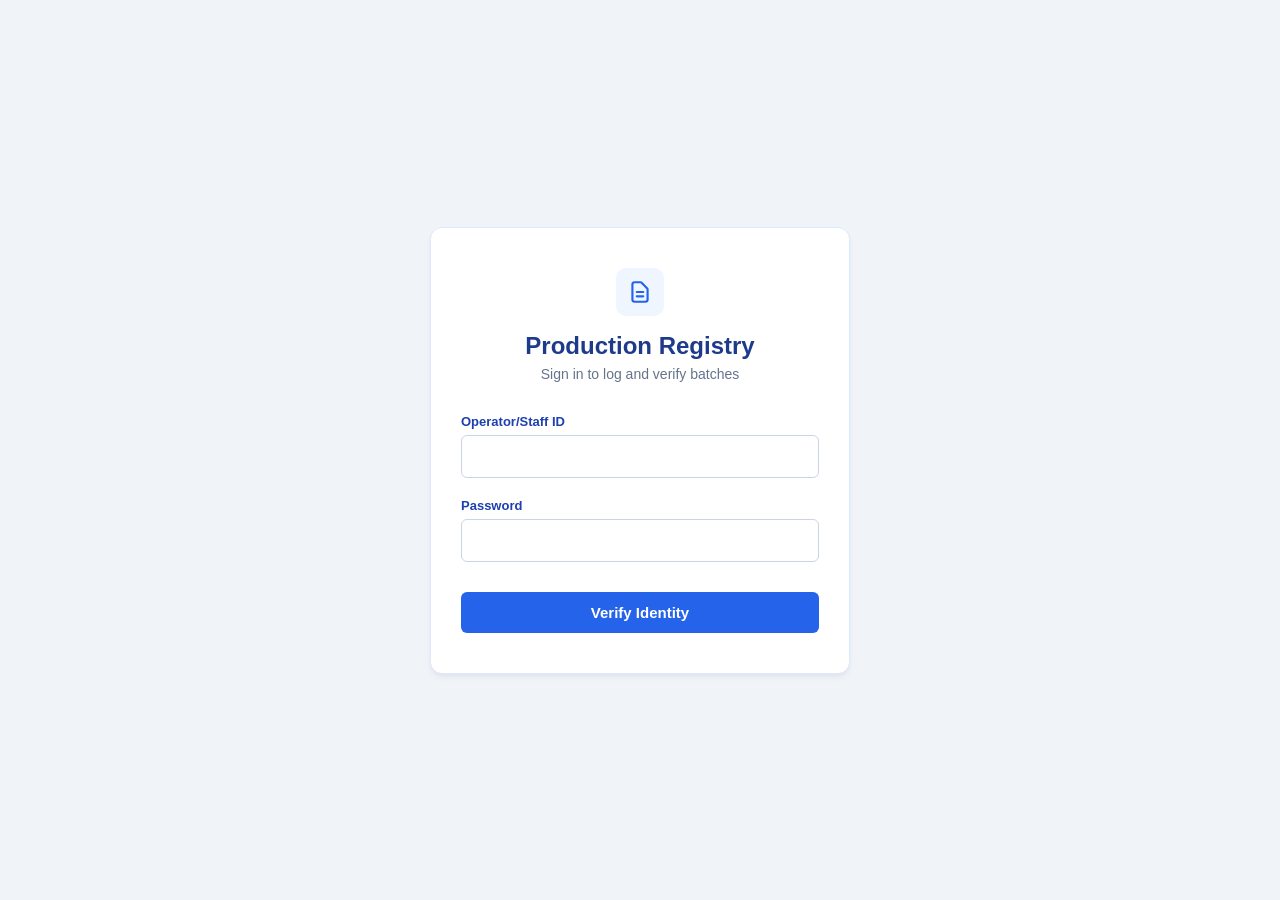
<file: index.html>
<!DOCTYPE html>
<html lang="en">
<head>
    <meta charset="UTF-8">
    <meta name="viewport" content="width=device-width, initial-scale=1.0">
    <title>Yogurt Production Batching System</title>
    <script src="index.js"></script>
    <link rel="stylesheet" href="index.css">
</head>
<body>

    <div id="page-loading" class="loading-overlay">
        <div class="spinner"></div>
        <div id="loading-msg" class="loading-text">Loading...</div>
    </div>

    <div class="production-container">
        <header class="floor-header">
    <div class="logo-area">
        <h1>Yogurt Production Floor</h1>
        <span class="station-tag">Batching Station Terminal</span>
    </div>
    
    <div class="user-profile-zone">
        <div class="user-badge">
            <span class="label">Operator ID:</span>
            <span class="val">ID-0001</span>
        </div>
        
        <button type="button" id="btn-logout" class="btn-logout" title="Sign out of terminal">
            <svg xmlns="http://www.w3.org/2000/svg" fill="none" viewBox="0 0 24 24" stroke-width="2.5" stroke="currentColor" class="logout-icon">
                <path stroke-linecap="round" stroke-linejoin="round" d="M15.75 9V5.25A2.25 2.25 0 0013.5 3h-6a2.25 2.25 0 00-2.25 2.25v13.5A2.25 2.25 0 007.5 21h6a2.25 2.25 0 002.25-2.25V15M12 9l-3 3m0 0l3 3m-3-3h12.75" />
            </svg>
            Sign Out
        </button>
    </div>
</header>

        

        <main class="floor-main">
            <section class="card task-selection-card">
                <h2>Select Current Task</h2>
                <div class="button-group">
                    <button class="btn btn-task active" data-task="RY">
                        <span class="task-code">Raw Yogurt (RY)</span>
                        <span class="task-desc">No requirements</span>
                    </button>
                    <button class="btn btn-task" data-task="YB">
                        <span class="task-code">Yogurt Base (YB)</span>
                        <span class="task-desc">Requires RY</span>
                    </button>
                    <button class="btn btn-task" data-task="FY">
                        <span class="task-code">Finished Yogurt (FY)</span>
                        <span class="task-desc">Requires YB</span>
                    </button>
                </div>
            </section>

            <section class="card validation-card" id="ingredient-validation-section">
                <h2>Ingredient Verification</h2>
                <div class="form-group">
                    <label id="ingredient-label" for="prereq-id">Enter Prerequisite Batch ID</label>
                    <div class="input-action-group">
                        
                        <div class="custom-select-wrapper">
                            <input 
                                type="text" 
                                id="prereq-id" 
                                class="form-control" 
                                placeholder="Type or click arrow to select..." 
                                autocomplete="off"
                            >
                            <span class="dropdown-arrow">&#9662;</span>
                            
                            <div id="custom-dropdown-panel" class="custom-dropdown-panel">
                                </div>
                        </div>
                        
                        <button class="btn btn-secondary" id="btn-verify">Verify Batch</button>
                        
                    </div>
                    <div id="validation-status" class="status-msg"></div>
                </div>
            </section>

            <section class="card action-card">
                <h2>Process & Log Batch</h2>
                
                <div class="batch-preview-box">
                    <span class="preview-title">Generated Batch ID Preview</span>
                    <div class="batch-id-display" id="generated-id-display">RY202605290001</div>
                </div>

                <div class="crosscheck-panel">
                    <h3>Data Crosscheck Summary</h3>
                    <table class="summary-table">
                        <tr>
                            <th>Parameter</th>
                            <th>Value</th>
                        </tr>
                        <tr>
                            <td>Batch Type</td>
                            <td id="summary-type">Raw Yogurt (RY)</td>
                        </tr>
                        <tr>
                            <td>Timestamp</td>
                            <td id="summary-time">2026-05-29 10:50 AM</td>
                        </tr>
                        <tr>
                            <td>Consumed Ingredient</td>
                            <td id="summary-consumed" class="text-muted">None (Primary Step)</td>
                        </tr>
                    </table>
                </div>

                <div class="submit-row">
                    <button class="btn btn-primary btn-block" id="btn-submit">Submit Data</button>
                </div>
            </section>
        </main>
    </div>
    <div id="custom-confirm-modal" class="confirm-modal-overlay">
        <div class="confirm-modal-card">
            <div class="confirm-modal-header">
                <h3>Confirm Production Log</h3>
            </div>
            <div class="confirm-modal-body">
                <p>Are you sure you want to submit this batch step to the permanent registry?</p>
                <div class="confirm-summary-box">
                    <div class="summary-row"><strong>Task Type:</strong> <span id="modal-summary-type">-</span></div>
                    <div class="summary-row"><strong>Batch ID:</strong> <span id="modal-summary-id">-</span></div>
                    <div class="summary-row"><strong>Consuming Input:</strong> <span id="modal-summary-consumed">-</span></div>
                </div>
            </div>
            <div class="confirm-modal-footer">
                <button id="btn-modal-cancel" class="btn-modal btn-modal-secondary">Cancel</button>
                <button id="btn-modal-confirm" class="btn-modal btn-modal-primary">Yes, Submit Entry</button>
            </div>
        </div>
    </div>
    <div id="custom-alert-modal" class="confirm-modal-overlay">
        <div class="confirm-modal-card alert-modal-card">
            <div class="confirm-modal-header">
                <h3 id="alert-modal-title">Notification</h3>
            </div>
            <div class="confirm-modal-body">
                <p id="alert-modal-message">Message text goes here.</p>
            </div>
            <div class="confirm-modal-footer">
                <button id="btn-alert-close" class="btn-modal btn-modal-primary">OK</button>
            </div>
        </div>
    </div>
</body>
</html>
</file>
<file: index.css>
/*

########  ########   #######  ########  ##     ##  ######  ######## ####  #######  ##    ## 
##     ## ##     ## ##     ## ##     ## ##     ## ##    ##    ##     ##  ##     ## ###   ## 
##     ## ##     ## ##     ## ##     ## ##     ## ##          ##     ##  ##     ## ####  ## 
########  ########  ##     ## ##     ## ##     ## ##          ##     ##  ##     ## ## ## ## 
##        ##   ##   ##     ## ##     ## ##     ## ##          ##     ##  ##     ## ##  #### 
##        ##    ##  ##     ## ##     ## ##     ## ##    ##    ##     ##  ##     ## ##   ### 
##        ##     ##  #######  ########   #######   ######     ##    ####  #######  ##    ## 

   ###    ##     ## ########  #######  ##     ##    ###    ######## ####  ######            
  ## ##   ##     ##    ##    ##     ## ###   ###   ## ##      ##     ##  ##    ##           
 ##   ##  ##     ##    ##    ##     ## #### ####  ##   ##     ##     ##  ##                 
##     ## ##     ##    ##    ##     ## ## ### ## ##     ##    ##     ##  ##                 
######### ##     ##    ##    ##     ## ##     ## #########    ##     ##  ##                 
##     ## ##     ##    ##    ##     ## ##     ## ##     ##    ##     ##  ##    ##           
##     ##  #######     ##     #######  ##     ## ##     ##    ##    ####  ######  

##        #######   ######    ######   #### ##    ##  ######                                
##       ##     ## ##    ##  ##    ##   ##  ###   ## ##    ##                               
##       ##     ## ##        ##         ##  ####  ## ##                                     
##       ##     ## ##   #### ##   ####  ##  ## ## ## ##   ####                              
##       ##     ## ##    ##  ##    ##   ##  ##  #### ##    ##                               
##       ##     ## ##    ##  ##    ##   ##  ##   ### ##    ##                               
########  #######   ######    ######   #### ##    ##  ######                                

 ######  ##    ##  ######  ######## ######## ##     ##                                      
##    ##  ##  ##  ##    ##    ##    ##       ###   ###                                      
##         ####   ##          ##    ##       #### ####                                      
 ######     ##     ######     ##    ######   ## ### ##                                      
      ##    ##          ##    ##    ##       ##     ##                                      
##    ##    ##    ##    ##    ##    ##       ##     ##                                      
 ######     ##     ######     ##    ######## ##     ##                                      


        (C) ALL RIGHTS RESERVED 2026
        Developer   : Ze Yuan
        Version     : V1.0.1 (Operational)


*/


* {
    box-sizing: border-box;
    margin: 0;
    padding: 0;
    user-select: none;
    font-family: -apple-system, BlinkMacSystemFont, "Segoe UI", Roboto, Helvetica, Arial, sans-serif;
}

body {
    background-color: #f4f6f9;
    color: #333333;
    padding: 20px;
    display: flex;
    justify-content: center;
}

.production-container {
    width: 100%;
    max-width: 900px;
    margin: 0 auto;
}

/* --- Header Styling --- */
.floor-header {
    display: flex;
    justify-content: space-between;
    align-items: center;
    background-color: #1e293b;
    color: #ffffff;
    padding: 20px 24px;
    border-radius: 12px;
    margin-bottom: 20px;
    box-shadow: 0 4px 6px -1px rgba(0, 0, 0, 0.1);
}

.floor-header h1 {
    font-size: 1.5rem;
    font-weight: 700;
    letter-spacing: -0.5px;
}

.station-tag {
    font-size: 0.85rem;
    color: #94a3b8;
    display: block;
    margin-top: 2px;
}

.user-badge {
    background-color: #334155;
    padding: 8px 16px;
    border-radius: 8px;
    font-size: 0.9rem;
}

.user-badge .label {
    color: #94a3b8;
    margin-right: 5px;
}

.user-badge .val {
    font-weight: 600;
    color: #f8fafc;
}

/* --- Layout Cards --- */
.floor-main {
    display: flex;
    flex-direction: column;
    gap: 20px;
}

.card {
    background-color: #ffffff;
    border-radius: 12px;
    padding: 24px;
    box-shadow: 0 1px 3px rgba(0, 0, 0, 0.05), 0 1px 2px rgba(0, 0, 0, 0.1);
    border: 1px solid #e2e8f0;
}

.card h2 {
    font-size: 1.2rem;
    color: #0f172a;
    margin-bottom: 16px;
    font-weight: 600;
    border-bottom: 2px solid #f1f5f9;
    padding-bottom: 8px;
}

/* --- Custom Button Groups --- */
.button-group {
    display: grid;
    grid-template-columns: repeat(auto-fit, minmax(220px, 1fr));
    gap: 12px;
}

.btn {
    padding: 14px 20px;
    border-radius: 8px;
    font-size: 1rem;
    font-weight: 600;
    cursor: pointer;
    transition: all 0.2s ease;
    border: 2px solid #e2e8f0;
    background-color: #ffffff;
    color: #475569;
    text-align: left;
}

.btn-task {
    display: flex;
    flex-direction: column;
    gap: 4px;
}

.btn-task .task-code {
    font-size: 1.25rem;
    color: #0f172a;
}

.btn-task .task-desc {
    font-size: 0.85rem;
    font-weight: 400;
    color: #64748b;
}

/* Button Active States */
.btn-task.active {
    border-color: #2563eb;
    background-color: #eff6ff;
}

.btn-task.active .task-code {
    color: #1e40af;
}

.btn-task:hover:not(.active) {
    background-color: #f8fafc;
    border-color: #cbd5e1;
}

/* --- Forms & Validation Elements --- */
.input-block {
    display: flex;
    flex-direction: column;
    gap: 8px;
}

.input-block label {
    font-weight: 600;
    font-size: 0.95rem;
    color: #334155;
}

.input-row {
    display: flex;
    gap: 12px;
}

input[type="text"] {
    flex: 1;
    padding: 14px;
    border-radius: 8px;
    border: 2px solid #cbd5e1;
    font-size: 1.1rem;
    font-family: monospace;
    color: #0f172a;
    background-color: #f8fafc;
}

input[type="text"]:focus {
    outline: none;
    border-color: #2563eb;
    background-color: #ffffff;
}

.btn-action {
    background-color: #475569;
    color: white;
    border: none;
    padding: 0 24px;
}

.btn-action:hover {
    background-color: #334155;
}

/* Status Notifications */
.status-msg {
    margin-top: 12px;
    padding: 12px 16px;
    border-radius: 6px;
    font-size: 0.95rem;
    display: none; /* Controlled via JS logic or toggle classes */
}

.status-error {
    display: block; /* Shown for demonstration */
    background-color: #fef2f2;
    border-left: 4px solid #ef4444;
    color: #991b1b;
}

/* --- Process & Preview UI Panel --- */
.batch-preview-box {
    background-color: #f8fafc;
    border: 2px dashed #cbd5e1;
    border-radius: 8px;
    padding: 16px;
    text-align: center;
    margin-bottom: 20px;
}

.preview-title {
    font-size: 0.85rem;
    text-transform: uppercase;
    letter-spacing: 0.05em;
    color: #64748b;
    display: block;
    margin-bottom: 4px;
}

.batch-id-display {
    font-size: 1.75rem;
    font-weight: 700;
    font-family: monospace;
    color: #0f172a;
    user-select: all;
    letter-spacing: 1px;
}

/* Summary Crosscheck Data Table */
.crosscheck-panel h3 {
    font-size: 1rem;
    color: #475569;
    margin-bottom: 8px;
}

.summary-table {
    width: 100%;
    border-collapse: collapse;
    margin-bottom: 24px;
}

.summary-table th, .summary-table td {
    padding: 12px;
    text-align: left;
    border-bottom: 1px solid #e2e8f0;
    font-size: 0.95rem;
}

.summary-table th {
    background-color: #f8fafc;
    font-weight: 600;
    color: #64748b;
    width: 35%;
}

.text-muted {
    color: #94a3b8;
    font-style: italic;
}

/* Primary Execution Control Button */
.btn-primary {
    background-color: #16a34a;
    color: white;
    border: none;
    text-align: center;
    font-size: 1.2rem;
    padding: 16px;
    width: 100%;
    box-shadow: 0 4px 6px -1px rgba(22, 163, 74, 0.2);
}

.btn-primary:hover {
    background-color: #15803d;
    box-shadow: 0 4px 12px -1px rgba(22, 163, 74, 0.3);
}

/* Full-screen loading overlay */
.loading-overlay {
    position: fixed;
    top: 0;
    left: 0;
    width: 100vw;
    height: 100vh;
    background-color: rgba(255, 255, 255, 0.85);
    display: flex;
    flex-direction: column;
    align-items: center;
    justify-content: center;
    z-index: 9999;
    opacity: 0;
    pointer-events: none;
    transition: opacity 0.2s ease-in-out;
}

/* Show state triggered by JavaScript */
.loading-overlay.active {
    opacity: 1;
    pointer-events: auto;
}

/* Spinner animation */
.spinner {
    width: 50px;
    height: 50px;
    border: 5px solid #e2e8f0;
    border-top: 5px solid #165fa3; /* Matches your success green */
    border-radius: 50%;
    animation: spin 1s linear infinite;
}

.loading-text {
    margin-top: 15px;
    font-family: -apple-system, BlinkMacSystemFont, "Segoe UI", Roboto, Helvetica, Arial, sans-serif;
    font-weight: 600;
    color: #1e293b;
}

@keyframes spin {
    0% { transform: rotate(0deg); }
    100% { transform: rotate(360deg); }
}

/* Container to keep elements aligned to the right side of the header */
.user-profile-zone {
    display: flex;
    align-items: center;
    gap: 12px; /* Space between operator badge and logout button */
}

/* Inherits your clean header elements with custom action styling */
.btn-logout {
    display: flex;
    align-items: center;
    gap: 6px;
    background-color: #ffffff;
    color: #64748b; /* Neutral slate text */
    border: 1px solid #e2e8f0;
    padding: 6px 12px;
    border-radius: 6px;
    font-size: 13px;
    font-weight: 600;
    cursor: pointer;
    transition: all 0.15s ease-in-out;
}

/* Interactive Feedback State */
.btn-logout:hover {
    background-color: #fef2f2; /* Light red tint warning */
    border-color: #fca5a5;
    color: #b91c1c; /* Crimson text accent */
}

/* Standardized Icon Dimensions */
.logout-icon {
    width: 15px;
    height: 15px;
}

/* Add these styling declarations directly into your index.css file to align layout cards */

.form-group {
    display: flex;
    flex-direction: column;
    gap: 10px;
}

.form-group label {
    font-weight: 600;
    font-size: 0.95rem;
    color: #334155;
}

.input-action-group {
    display: flex;
    gap: 12px;
    width: 100%;
}

.form-control {
    flex: 1;
    padding: 14px;
    border-radius: 8px;
    border: 2px solid #cbd5e1;
    font-size: 1.1rem;
    font-family: monospace;
    color: #0f172a;
    background-color: #f8fafc;
    transition: all 0.15s ease-in-out;
}

.form-control:focus {
    outline: none;
    border-color: #2563eb;
    background-color: #ffffff;
}

.btn-secondary {
    background-color: #475569;
    color: #ffffff;
    border: none;
    padding: 0 24px;
    border-radius: 8px;
}

.btn-secondary:hover:not(:disabled) {
    background-color: #334155;
}

/* Button Disabled Staging State Control */
.btn:disabled {
    background-color: #cbd5e1 !important;
    border-color: #cbd5e1 !important;
    color: #94a3b8 !important;
    cursor: not-allowed !important;
    box-shadow: none !important;
}

/* ====================================================
   PALS PRODUCTION TERMINAL CUSTOM SELECT UI COMPONENT
   ==================================================== */

/* 1. Ensure the container takes up all available space in the action row */
.input-action-group {
    display: flex;
    align-items: stretch; /* Forces input and button heights to match perfectly */
    gap: 12px;
    width: 100%;
}

/* 2. Make the wrapper expand to fill the left side of the row */
.custom-select-wrapper {
    position: relative;
    flex: 1; /* Replaces the missing text-input stretch mechanics */
    display: flex;
    align-items: center;
}

/* 3. Make sure the input stretches completely across its wrapper container */
.custom-select-wrapper .form-control {
    width: 100%;
    flex: 1;
    margin: 0;
    padding: 14px 40px 14px 14px; /* Added right padding so text never overlaps the arrow */
}

/* 4. Sleek, absolute-positioned dropdown arrow indicator */
.dropdown-arrow {
    position: absolute;
    right: 14px;
    top: 50%;
    transform: translateY(-50%);
    color: #64748b; /* Slate-500 tint to match theme aesthetics */
    font-size: 0.85rem;
    pointer-events: none; /* Allows clicks to pass through straight to the input box */
    transition: transform 0.2s ease-in-out;
    user-select: none;
}

/* Rotate indicator arrow when menu opens */
.custom-select-wrapper.open .dropdown-arrow {
    transform: translateY(-50%) rotate(180deg);
}

/* 5. Floating Custom Dropdown Option Panel */
.custom-dropdown-panel {
    display: none; /* Controlled dynamically by JavaScript */
    position: absolute;
    top: calc(100% + 6px); /* Floating 6px directly below the field */
    left: 0;
    width: 100%;
    max-height: 220px;
    overflow-y: auto;
    background-color: #ffffff;
    border: 2px solid #cbd5e1; /* Matches your text control border exactly */
    border-radius: 8px;
    box-shadow: 0 10px 15px -3px rgba(0, 0, 0, 0.1), 0 4px 6px -2px rgba(0, 0, 0, 0.05);
    z-index: 1000;
}

/* 6. Option Selection Rows */
.custom-dropdown-item {
    padding: 12px 14px;
    font-size: 1.05rem;
    font-family: monospace; /* Preserves your structural serial key spacing */
    color: #0f172a;
    cursor: pointer;
    transition: background-color 0.1s ease;
    border-bottom: 1px solid #f1f5f9;
}

.custom-dropdown-item:last-child {
    border-bottom: none;
}

/* Interactive Highlight states */
.custom-dropdown-item:hover {
    background-color: #eff6ff; /* Matches active task tile accent */
    color: #1e40af;
}

/* Status Notifications within drop panel matrix */
.dropdown-status-msg {
    padding: 14px;
    text-align: center;
    color: #64748b;
    font-style: italic;
    font-size: 0.95rem;
}

/* Custom Confirmation Modal Layout styling */
.confirm-modal-overlay {
    position: fixed;
    top: 0;
    left: 0;
    width: 100%;
    height: 100%;
    background-color: rgba(15, 23, 42, 0.6); /* Slate backdrop */
    backdrop-filter: blur(4px);
    display: flex;
    align-items: center;
    justify-content: center;
    z-index: 9999;
    opacity: 0;
    pointer-events: none;
    transition: opacity 0.2s ease;
}

.confirm-modal-overlay.active {
    opacity: 1;
    pointer-events: auto;
}

.confirm-modal-card {
    background-color: #ffffff;
    width: 100%;
    max-width: 440px;
    border-radius: 12px;
    box-shadow: 0 20px 25px -5px rgba(0, 0, 0, 0.1), 0 10px 10px -5px rgba(0, 0, 0, 0.04);
    overflow: hidden;
    transform: scale(0.95);
    transition: transform 0.2s ease;
    padding: 24px;
}

.confirm-modal-overlay.active .confirm-modal-card {
    transform: scale(1);
}

.confirm-modal-header h3 {
    margin: 0 0 12px 0;
    font-size: 1.25rem;
    color: #0f172a;
    font-weight: 600;
}

.confirm-modal-body p {
    margin: 0 0 16px 0;
    color: #475569;
    font-size: 0.95rem;
    line-height: 1.5;
}

.confirm-summary-box {
    background-color: #f8fafc;
    border: 1px solid #e2e8f0;
    border-radius: 8px;
    padding: 12px 16px;
    margin-bottom: 24px;
}

.summary-row {
    display: flex;
    justify-content: space-between;
    font-size: 0.9rem;
    padding: 4px 0;
    color: #334155;
}

.confirm-modal-footer {
    display: flex;
    justify-content: flex-end;
    gap: 12px;
}

.btn-modal {
    padding: 10px 18px;
    border-radius: 6px;
    font-size: 0.925rem;
    font-weight: 500;
    cursor: pointer;
    border: none;
    transition: background-color 0.15s ease;
}

.btn-modal-secondary {
    background-color: #f1f5f9;
    color: #475569;
}

.btn-modal-secondary:hover {
    background-color: #e2e8f0;
}

.btn-modal-primary {
    background-color: #2563eb;
    color: #ffffff;
}

.btn-modal-primary:hover {
    background-color: #1d4ed8;
}

/* Custom Alert Specific Customizations */
.alert-modal-card {
    max-width: 380px; /* Slightly more compact for quick alerts */
    border-top: 4px solid #2563eb; /* Default brand blue accent line */
}

.alert-modal-card.alert-success {
    border-top-color: #16a34a; /* Green header line for success states */
}

.alert-modal-card.alert-error {
    border-top-color: #ef4444; /* Red header line for blockades/errors */
}
</file>
<file: login.css>
* {
    box-shadow: none;
    box-sizing: border-box;
    margin: 0;
    padding: 0;
}

body {
    font-family: -apple-system, BlinkMacSystemFont, "Segoe UI", Roboto, sans-serif;
    background-color: #f0f4f8; /* Soft blue-tint slate background */
    color: #0f172a;
    min-height: 100vh;
    display: flex;
    align-items: center;
    justify-content: center;
    padding: 20px;
}

.login-container {
    background-color: #ffffff;
    width: 100%;
    max-width: 420px;
    padding: 40px 30px;
    border-radius: 12px;
    box-shadow: 0 4px 6px -1px rgba(15, 23, 42, 0.05), 0 2px 4px -1px rgba(15, 23, 42, 0.03);
    border: 1px solid #dbeafe; /* Light blue border */
}

.login-header {
    text-align: center;
    margin-bottom: 32px;
}

.brand-icon {
    width: 48px;
    height: 48px;
    background-color: #eff6ff; /* Soft sky blue tint background */
    color: #2563eb; /* High-visibility corporate blue */
    border-radius: 10px;
    display: flex;
    align-items: center;
    justify-content: center;
    margin: 0 auto 16px auto;
}

.brand-icon svg {
    width: 26px;
    height: 26px;
}

.login-header h1 {
    font-size: 24px;
    font-weight: 700;
    color: #1e3a8a; /* Deep dark blue */
    margin-bottom: 6px;
}

.login-header p {
    font-size: 14px;
    color: #64748b;
}

/* Form Styling */
.input-group {
    margin-bottom: 20px;
    text-align: left;
}

.input-group label {
    display: block;
    font-size: 13px;
    font-weight: 600;
    color: #1e40af; /* Mid-tone blue label */
    margin-bottom: 6px;
}

.input-group input {
    width: 100%;
    padding: 12px 16px;
    font-size: 15px;
    border: 1px solid #cbd5e1;
    border-radius: 6px;
    background-color: #ffffff;
    color: #0f172a;
    transition: all 0.15s ease;
}

.input-group input:focus {
    outline: none;
    border-color: #2563eb; /* Active blue border focus state */
    box-shadow: 0 0 0 3px rgba(37, 99, 235, 0.15);
}

.btn-primary {
    width: 100%;
    padding: 12px;
    background-color: #2563eb; /* Primary action button blue */
    color: #ffffff;
    border: none;
    border-radius: 6px;
    font-size: 15px;
    font-weight: 600;
    cursor: pointer;
    transition: background-color 0.15s ease;
    margin-top: 10px;
}

.btn-primary:hover {
    background-color: #1d4ed8; /* Darker blue focus on hover */
}

.btn-primary:disabled {
    background-color: #94a3b8;
    cursor: not-allowed;
}

/* Functional Alert Feedback Panels */
.alert-box {
    padding: 12px 16px;
    border-radius: 6px;
    font-size: 13.5px;
    line-height: 1.4;
    margin-bottom: 24px;
    border: 1px solid #fca5a5;
    background-color: #fef2f2;
    color: #b91c1c;
}

/* Loading Glass Layer */
.loading-overlay {
    position: fixed;
    top: 0;
    left: 0;
    width: 100vw;
    height: 100vh;
    background-color: rgba(240, 244, 248, 0.85); /* Coordinated background tint overlay */
    display: flex;
    flex-direction: column;
    align-items: center;
    justify-content: center;
    z-index: 9999;
    opacity: 0;
    pointer-events: none;
    transition: opacity 0.2s ease-in-out;
}

.loading-overlay.active {
    opacity: 1;
    pointer-events: auto;
}

.spinner {
    width: 40px;
    height: 40px;
    border: 4px solid #e2e8f0;
    border-top: 4px solid #2563eb; /* Coordinated blue spinner animation */
    border-radius: 50%;
    animation: spin 0.8s linear infinite;
}

.loading-text {
    margin-top: 16px;
    font-weight: 600;
    font-size: 14px;
    color: #1e3a8a;
}

@keyframes spin {
    0% { transform: rotate(0deg); }
    100% { transform: rotate(360deg); }
}
</file>
